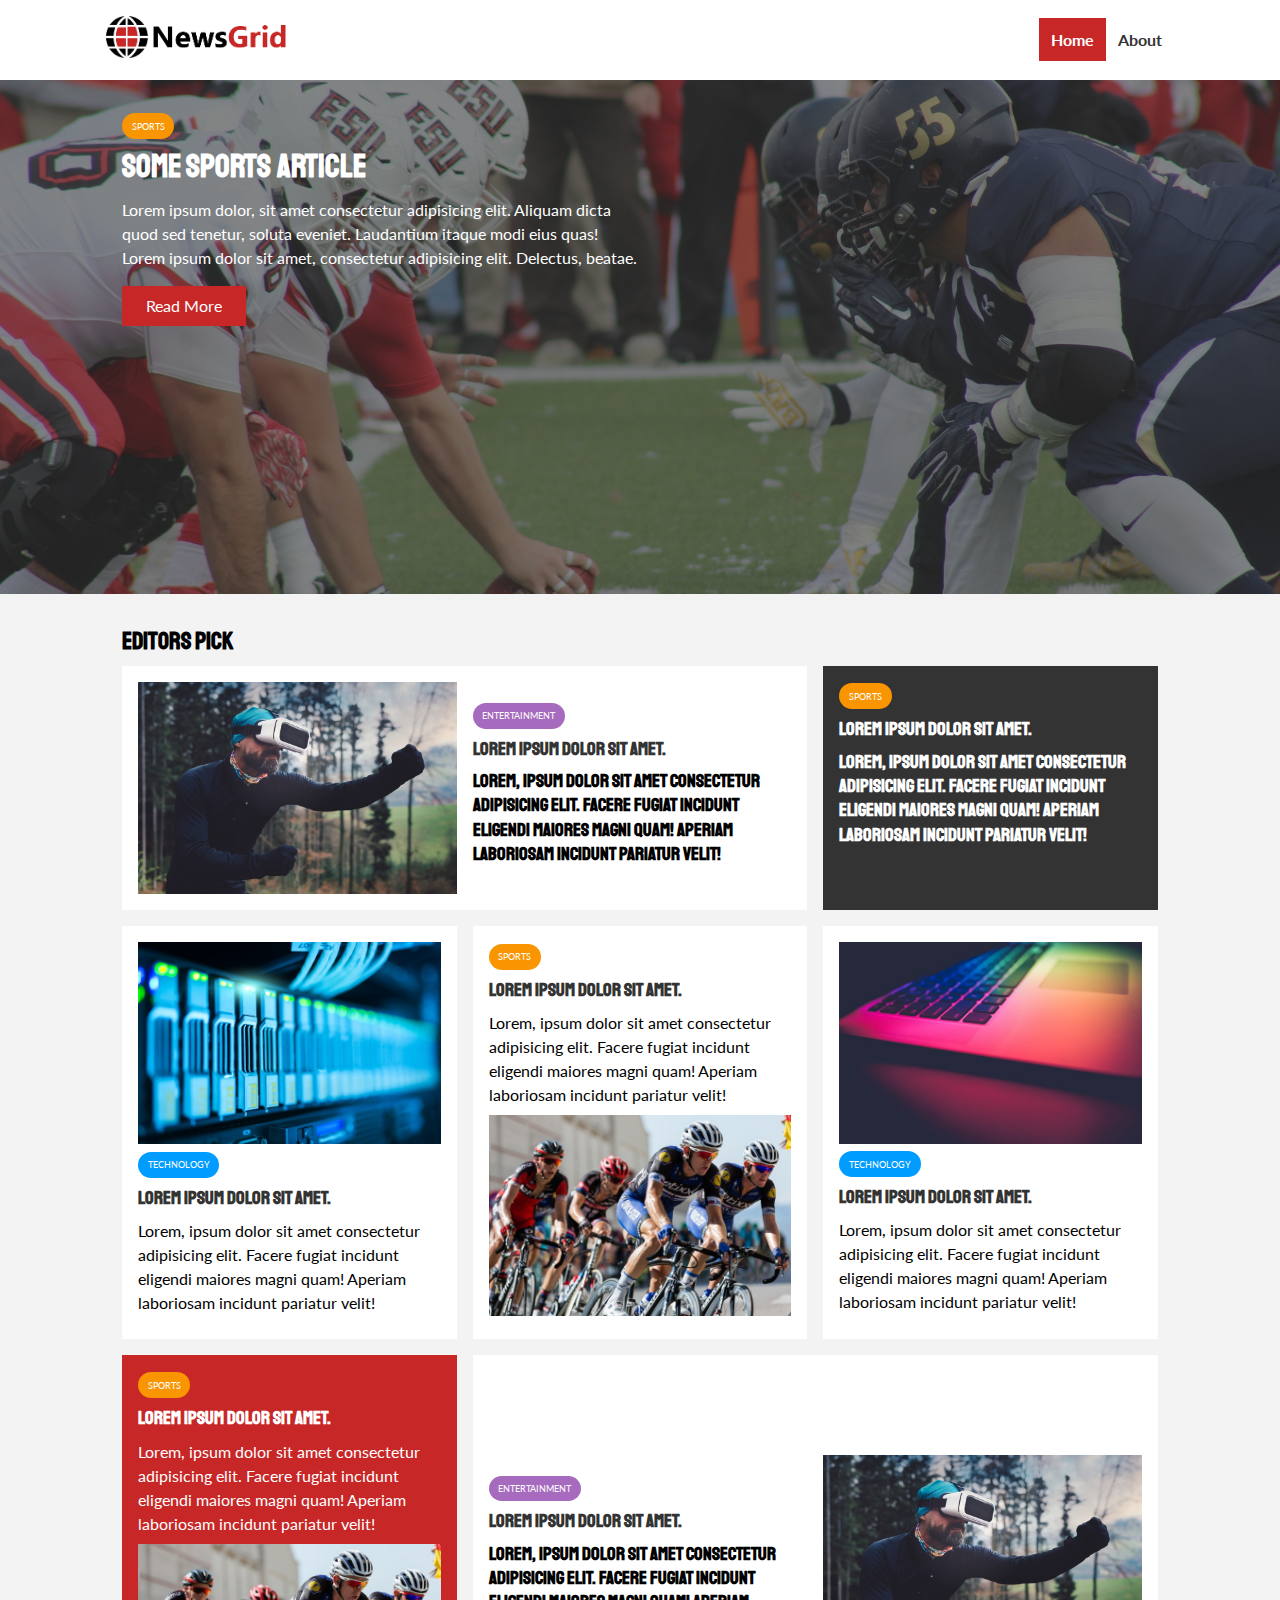
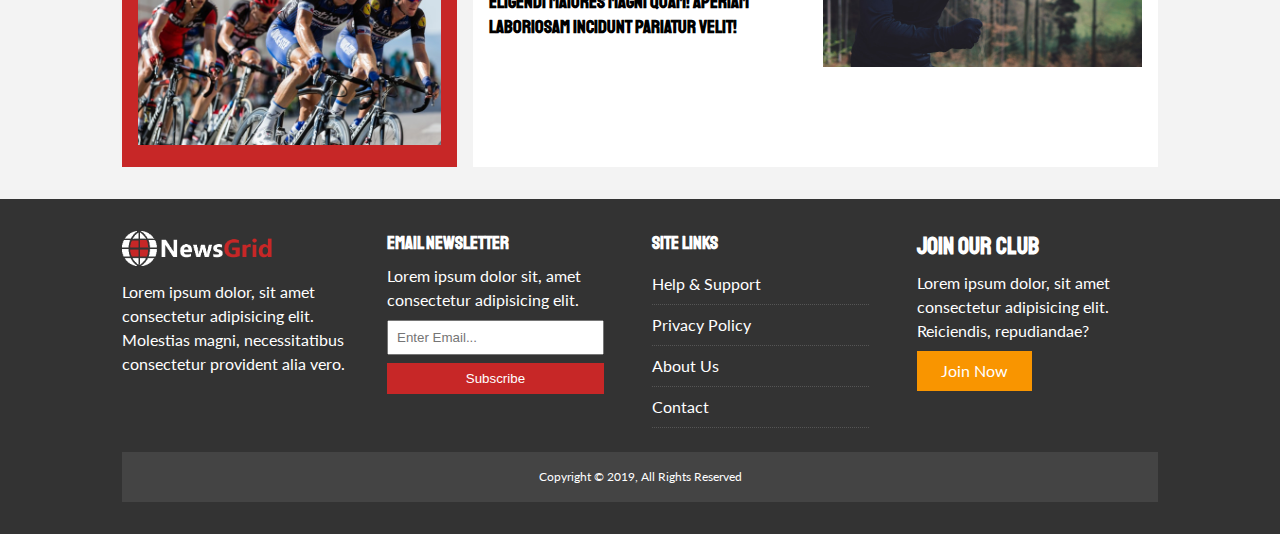
<file: index.html>
<!DOCTYPE html>
<html lang="en">

<head>
    <meta charset="UTF-8">
    <meta name="viewport" content="width=device-width, initial-scale=1.0">
    <meta http-equiv="X-UA-Compatible" content="ie=edge">
    <link rel="stylesheet" href="https://use.fontawesome.com/releases/v5.6.1/css/all.css"
        integrity="sha384-gfdkjb5BdAXd+lj+gudLWI+BXq4IuLW5IT+brZEZsLFm++aCMlF1V92rMkPaX4PP" crossorigin="anonymous">
    <link href="https://fonts.googleapis.com/css?family=Lato|Staatliches&display=swap" rel="stylesheet">
    <link rel="stylesheet" href="css/style.css">
    <link rel="stylesheet" media="screen and (max-width:768px)" href="css/mobile.css">
    <link rel="shortcut icon" type="image/x-icon" href="favicon.ico">
    <title>NewsGrid | Latest News</title>
</head>

<body>
    <nav id="main-nav">
        <div class='container'>
            <a href="index.html"> <img src="img/logo.png" alt="NewsGrid" class='logo'></a>
            <div class="social">
                <a href="https://facebook.com" target="_blank"><i class='fab fa-facebook fa-2x'></i></a>
                <a href="https://twitter.com" target="_blank"><i class='fab fa-twitter fa-2x'></i></a>
                <a href="https://instagram.com" target="_blank"><i class='fab fa-instagram fa-2x'></i></a>
                <a href="https://youtube.com" target="_blank"><i class='fab fa-youtube fa-2x'></i></a>
            </div>
            <ul>
                <li><a href="index.html" class='current'>Home</a></li>
                <li><a href="about.html">About</a></li>
            </ul>
        </div>
    </nav>

    <header id="showcase">
        <div class='container'>
            <div class='showcase-container'>
                <div class='showcase-content'>
                    <div class='category category-sports'>Sports</div>
                    <h1>Some Sports Article</h1>
                    <p>Lorem ipsum dolor, sit amet consectetur adipisicing elit. Aliquam dicta quod sed tenetur, soluta
                        eveniet. Laudantium itaque modi eius quas! Lorem ipsum dolor sit amet, consectetur adipisicing
                        elit. Delectus, beatae.</p>
                    <a href="article.html" class='btn  btn-primary'>Read More</a>
                </div>
            </div>
        </div>
    </header>


    <!-- home articles -->

    <section id="home-articles" class='py-2'>
        <div class='container'>
            <h2>Editors Pick</h2>
            <div class="articles-container">
                <article class='card'>
                    <img src="img/articles/ent1.jpg" alt="">
                    <div>
                        <div class="category category-ent">Entertainment</div>
                        <h3>
                            <a href="article.html">Lorem ipsum dolor sit amet.</a>
                            <p>Lorem, ipsum dolor sit amet consectetur adipisicing elit. Facere fugiat incidunt eligendi
                                maiores magni quam! Aperiam laboriosam incidunt pariatur velit!</p>
                        </h3>
                    </div>
                </article>

                <article class='card bg-dark'>
                    <div class="category category-sports ">Sports</div>
                    <h3>
                        <a href="article.html">Lorem ipsum dolor sit amet.</a>
                        <p>Lorem, ipsum dolor sit amet consectetur adipisicing elit. Facere fugiat incidunt eligendi
                            maiores magni quam! Aperiam laboriosam incidunt pariatur velit!</p>
                    </h3>
                </article>

                <article class='card'>
                    <img src="img/articles/tech1.jpg" alt="">
                    <div class="category category-tech">Technology</div>
                    <h3>
                        <a href="article.html">Lorem ipsum dolor sit amet.</a> </h3>
                    <p>Lorem, ipsum dolor sit amet consectetur adipisicing elit. Facere fugiat incidunt eligendi
                        maiores magni quam! Aperiam laboriosam incidunt pariatur velit!</p>
                </article>

                <article class='card'>
                    <div class="category category-sports">Sports</div>
                    <h3>
                        <a href="article.html">Lorem ipsum dolor sit amet.</a> </h3>
                    <p>Lorem, ipsum dolor sit amet consectetur adipisicing elit. Facere fugiat incidunt eligendi
                        maiores magni quam! Aperiam laboriosam incidunt pariatur velit!</p>
                    <img src="img/articles/sports1.jpg" alt="">
                </article>

                <article class='card'>
                    <img src="img/articles/tech2.jpg" alt="">
                    <div class="category category-tech">Technology</div>
                    <h3>
                        <a href="article.html">Lorem ipsum dolor sit amet.</a> </h3>
                    <p>Lorem, ipsum dolor sit amet consectetur adipisicing elit. Facere fugiat incidunt eligendi
                        maiores magni quam! Aperiam laboriosam incidunt pariatur velit!</p>
                </article>

                <article class='card bg-primary'>
                    <div class="category category-sports">Sports</div>
                    <h3>
                        <a href="article.html">Lorem ipsum dolor sit amet.</a> </h3>
                    <p>Lorem, ipsum dolor sit amet consectetur adipisicing elit. Facere fugiat incidunt eligendi
                        maiores magni quam! Aperiam laboriosam incidunt pariatur velit!</p>
                    <img src="img/articles/sports1.jpg" alt="">
                </article>

                <article class='card'>

                    <div>
                        <div class="category category-ent">Entertainment</div>
                        <h3>
                            <a href="article.html">Lorem ipsum dolor sit amet.</a>
                            <p>Lorem, ipsum dolor sit amet consectetur adipisicing elit. Facere fugiat incidunt eligendi
                                maiores magni quam! Aperiam laboriosam incidunt pariatur velit!</p>
                        </h3>
                    </div>
                    <img src="img/articles/ent1.jpg" alt="">
                </article>

            </div>
        </div>
    </section>

    <!-- footer -->

    <footer id='main-footer' class='py-2'>
        <div class='container footer-container'>
            <div>
                <img src="img/logo_light.png" alt="NewsGrid">
                <p>Lorem ipsum dolor, sit amet consectetur adipisicing elit. Molestias magni, necessitatibus consectetur
                    provident alia vero.</p>
            </div>
            <div>
                <h3>Email Newsletter</h3>
                <p>Lorem ipsum dolor sit, amet consectetur adipisicing elit.</p>
                <form name='contact' method='POST' data-netlify='true' >
                    <input type="email" name='email' placeholder='Enter Email...'>
                    <input type='submit' value='Subscribe' class='btn btn-primary'>
                </form>
            </div>

            <div>
                <h3>Site Links</h3>
                <ul class='list'>
                    <li><a href="#">Help & Support</a></li>
                    <li><a href="#">Privacy Policy</a></li>
                    <li><a href="#">About Us</a></li>
                    <li><a href="#">Contact</a></li>
                </ul>
            </div>

            <div>
                <h2>Join Our Club</h2>
                <p>Lorem ipsum dolor, sit amet consectetur adipisicing elit. Reiciendis, repudiandae?</p>
                <a href="#" class='btn btn-secondary'>Join Now</a>
            </div>

            <div>
                <p>Copyright &copy; 2019, All Rights Reserved</p>
            </div>
        </div>
    </footer>

</body>

</html>
</file>
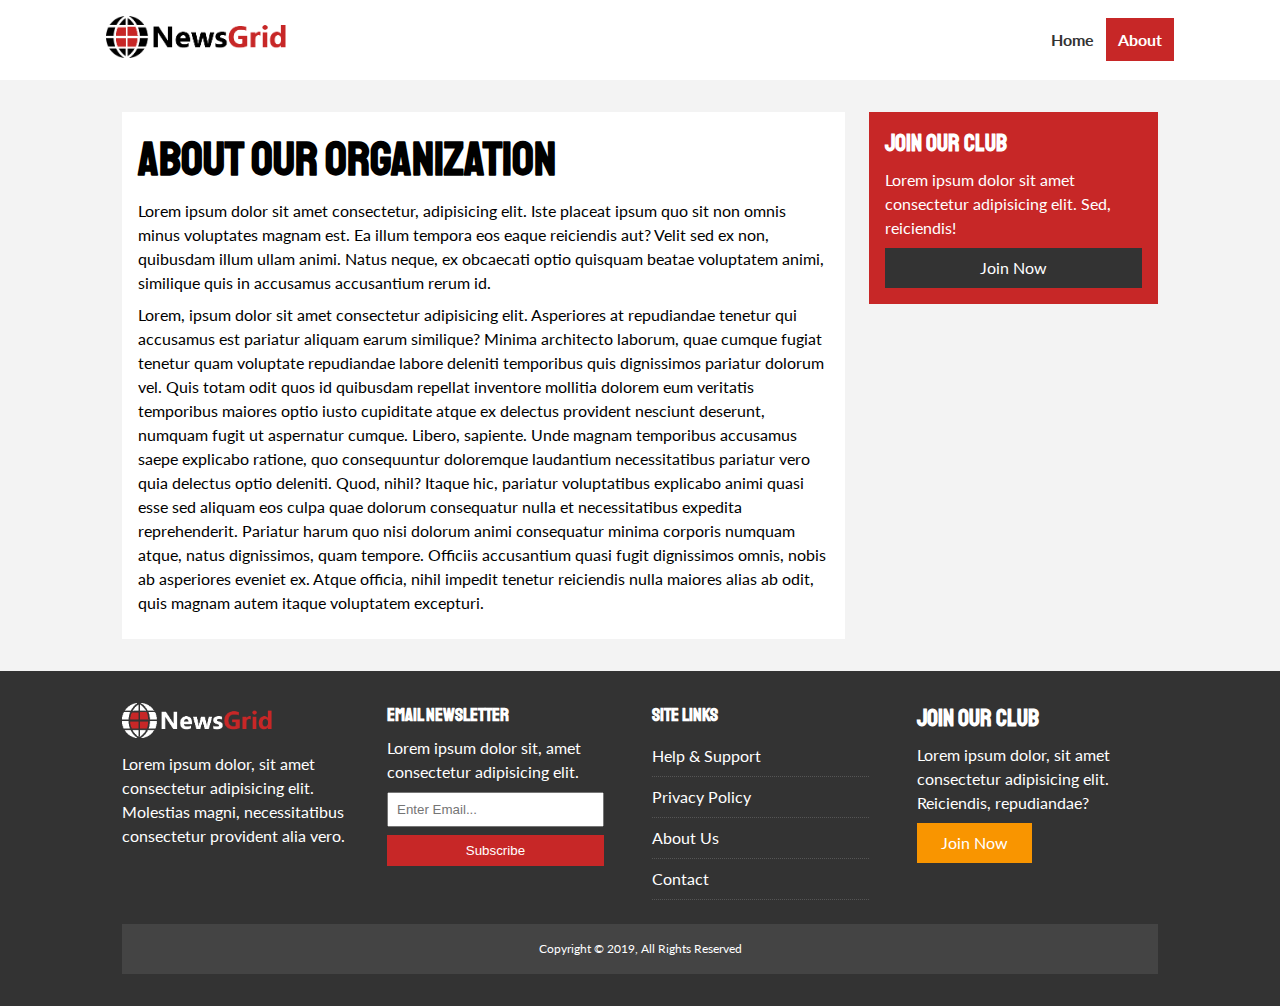
<file: about.html>
<!DOCTYPE html>
<html lang="en">

<head>
    <meta charset="UTF-8">
    <meta name="viewport" content="width=device-width, initial-scale=1.0">
    <meta http-equiv="X-UA-Compatible" content="ie=edge">
    <link rel="stylesheet" href="https://use.fontawesome.com/releases/v5.6.1/css/all.css"
        integrity="sha384-gfdkjb5BdAXd+lj+gudLWI+BXq4IuLW5IT+brZEZsLFm++aCMlF1V92rMkPaX4PP" crossorigin="anonymous">
    <link href="https://fonts.googleapis.com/css?family=Lato|Staatliches&display=swap" rel="stylesheet">
    <link rel="stylesheet" href="css/style.css">
    <link rel="stylesheet" media="screen and (max-width:768px)" href="css/mobile.css">
    <link rel="shortcut icon" type="image/x-icon" href="favicon.ico">
    <title>NewsGrid | About</title>
</head>

<body>
    <nav id="main-nav">
        <div class='container'>
            <a href="index.html"> <img src="img/logo.png" alt="NewsGrid" class='logo'></a>
            <div class="social">
                <a href="https://facebook.com" target="_blank"><i class='fab fa-facebook fa-2x'></i></a>
                <a href="https://twitter.com" target="_blank"><i class='fab fa-twitter fa-2x'></i></a>
                <a href="https://instagram.com" target="_blank"><i class='fab fa-instagram fa-2x'></i></a>
                <a href="https://youtube.com" target="_blank"><i class='fab fa-youtube fa-2x'></i></a>
            </div>
            <ul>
                <li><a href="index.html">Home</a></li>
                <li><a href="about.html" class='current'>About</a></li>
            </ul>
        </div>
    </nav>


    <section id='about'>
        <div class='container'>
            <div class='page-container'>
                <article class='card'>
                    <h1 class='l-heading'>About Our Organization</h1>
                    <p>Lorem ipsum dolor sit amet consectetur, adipisicing elit. Iste placeat ipsum quo sit non omnis
                        minus voluptates magnam est. Ea illum tempora eos eaque reiciendis aut? Velit sed ex non,
                        quibusdam illum ullam animi. Natus neque, ex obcaecati optio quisquam beatae voluptatem animi,
                        similique quis in accusamus accusantium rerum id.</p>
                    <p>Lorem, ipsum dolor sit amet consectetur adipisicing elit. Asperiores at repudiandae tenetur qui
                        accusamus est pariatur aliquam earum similique? Minima architecto laborum, quae cumque fugiat
                        tenetur quam voluptate repudiandae labore deleniti temporibus quis dignissimos pariatur dolorum
                        vel. Quis totam odit quos id quibusdam repellat inventore mollitia dolorem eum veritatis
                        temporibus maiores optio iusto cupiditate atque ex delectus provident nesciunt deserunt, numquam
                        fugit ut aspernatur cumque. Libero, sapiente. Unde magnam temporibus accusamus saepe explicabo
                        ratione, quo consequuntur doloremque laudantium necessitatibus pariatur vero quia delectus optio
                        deleniti. Quod, nihil? Itaque hic, pariatur voluptatibus explicabo animi quasi esse sed aliquam
                        eos culpa quae dolorum consequatur nulla et necessitatibus expedita reprehenderit. Pariatur
                        harum quo nisi dolorum animi consequatur minima corporis numquam atque, natus dignissimos, quam
                        tempore. Officiis accusantium quasi fugit dignissimos omnis, nobis ab asperiores eveniet ex.
                        Atque officia, nihil impedit tenetur reiciendis nulla maiores alias ab odit, quis magnam autem
                        itaque voluptatem excepturi.</p>
                </article>
                <aside class='card bg-primary'>
                    <h2>Join Our Club</h2>
                    <p>Lorem ipsum dolor sit amet consectetur adipisicing elit. Sed, reiciendis!</p>
                    <a href="" class='btn btn-dark btn-block'>Join Now</a>
                </aside>
            </div>
        </div>
    </section>


    <!-- footer -->

    <footer id='main-footer' class='py-2'>
        <div class='container footer-container'>
            <div>
                <img src="img/logo_light.png" alt="NewsGrid">
                <p>Lorem ipsum dolor, sit amet consectetur adipisicing elit. Molestias magni, necessitatibus consectetur
                    provident alia vero.</p>
            </div>
            <div>
                <h3>Email Newsletter</h3>
                <p>Lorem ipsum dolor sit, amet consectetur adipisicing elit.</p>
                <form name='contact' method='POST' data-netlify='true'>
                    <input type="email" name='email' placeholder='Enter Email...'>
                    <input type='submit' value='Subscribe' class='btn btn-primary'>
                </form>

            </div>

            <div>
                <h3>Site Links</h3>
                <ul class='list'>
                    <li><a href="#">Help & Support</a></li>
                    <li><a href="#">Privacy Policy</a></li>
                    <li><a href="#">About Us</a></li>
                    <li><a href="#">Contact</a></li>
                </ul>
            </div>

            <div>
                <h2>Join Our Club</h2>
                <p>Lorem ipsum dolor, sit amet consectetur adipisicing elit. Reiciendis, repudiandae?</p>
                <a href="#" class='btn btn-secondary'>Join Now</a>
            </div>

            <div>
                <p>Copyright &copy; 2019, All Rights Reserved</p>
            </div>
        </div>
    </footer>

</body>

</html>
</file>
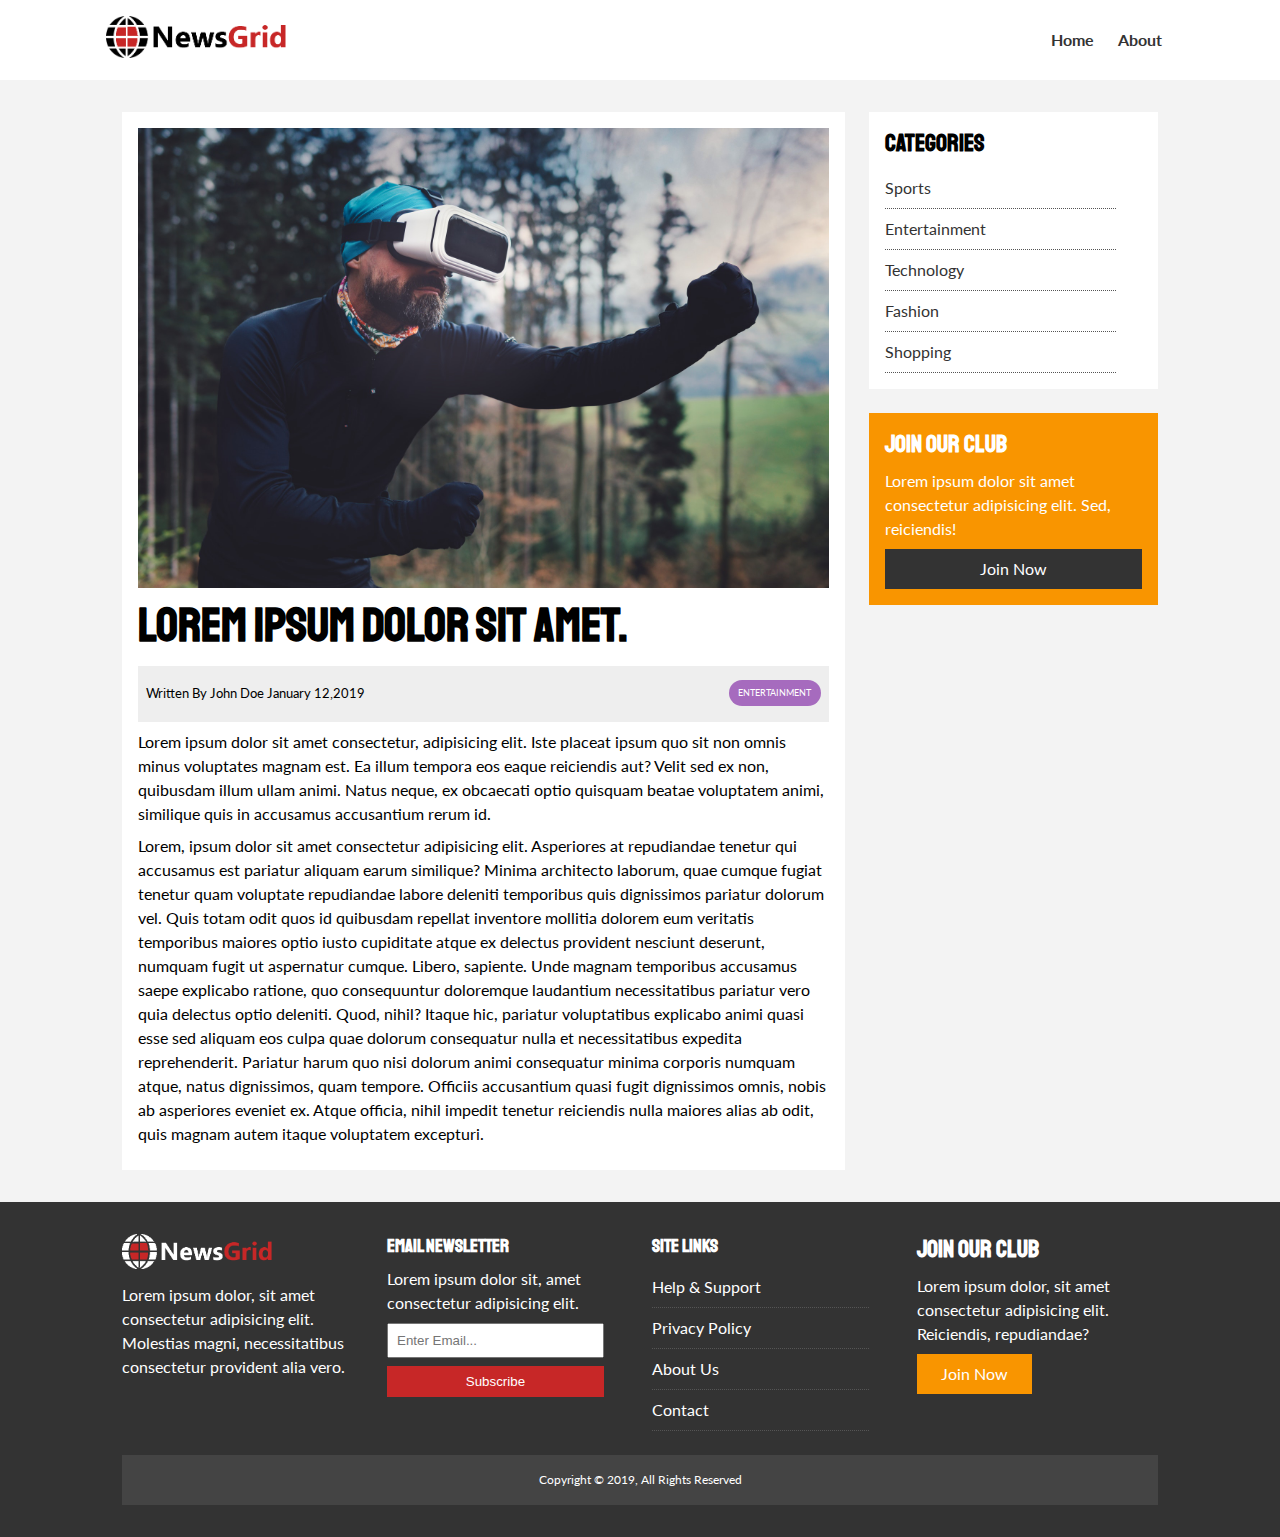
<file: article.html>
<!DOCTYPE html>
<html lang="en">

<head>
    <meta charset="UTF-8">
    <meta name="viewport" content="width=device-width, initial-scale=1.0">
    <meta http-equiv="X-UA-Compatible" content="ie=edge">
    <link rel="stylesheet" href="https://use.fontawesome.com/releases/v5.6.1/css/all.css"
        integrity="sha384-gfdkjb5BdAXd+lj+gudLWI+BXq4IuLW5IT+brZEZsLFm++aCMlF1V92rMkPaX4PP" crossorigin="anonymous">
    <link href="https://fonts.googleapis.com/css?family=Lato|Staatliches&display=swap" rel="stylesheet">
    <link rel="stylesheet" href="css/style.css">
    <link rel="stylesheet" media="screen and (max-width:768px)" href="css/mobile.css">
    <link rel="shortcut icon" type="image/x-icon" href="favicon.ico">
    <title>NewsGrid | Latest News</title>
</head>

<body>
    <nav id="main-nav">
        <div class='container'>
            <a href="index.html"> <img src="img/logo.png" alt="NewsGrid" class='logo'></a>
            <div class="social">
                <a href="https://facebook.com" target="_blank"><i class='fab fa-facebook fa-2x'></i></a>
                <a href="https://twitter.com" target="_blank"><i class='fab fa-twitter fa-2x'></i></a>
                <a href="https://instagram.com" target="_blank"><i class='fab fa-instagram fa-2x'></i></a>
                <a href="https://youtube.com" target="_blank"><i class='fab fa-youtube fa-2x'></i></a>
            </div>
            <ul>
                <li><a href="index.html">Home</a></li>
                <li><a href="about.html">About</a></li>
            </ul>
        </div>
    </nav>


    <section id='article'>
        <div class='container'>
            <div class='page-container'>
                <article class='card'>
                    <img src="img/articles/ent1.jpg" alt="">
                    <h1 class='l-heading'>Lorem ipsum dolor sit amet.</h1>
                    <div class="meta">
                        <small>
                            <i class='fas fa-user'> </i> Written By John Doe January 12,2019
                        </small>
                        <div class='category category-ent'>Entertainment</div>
                    </div>
                    <p>Lorem ipsum dolor sit amet consectetur, adipisicing elit. Iste placeat ipsum quo sit non omnis
                        minus voluptates magnam est. Ea illum tempora eos eaque reiciendis aut? Velit sed ex non,
                        quibusdam illum ullam animi. Natus neque, ex obcaecati optio quisquam beatae voluptatem animi,
                        similique quis in accusamus accusantium rerum id.</p>
                    <p>Lorem, ipsum dolor sit amet consectetur adipisicing elit. Asperiores at repudiandae tenetur qui
                        accusamus est pariatur aliquam earum similique? Minima architecto laborum, quae cumque fugiat
                        tenetur quam voluptate repudiandae labore deleniti temporibus quis dignissimos pariatur dolorum
                        vel. Quis totam odit quos id quibusdam repellat inventore mollitia dolorem eum veritatis
                        temporibus maiores optio iusto cupiditate atque ex delectus provident nesciunt deserunt, numquam
                        fugit ut aspernatur cumque. Libero, sapiente. Unde magnam temporibus accusamus saepe explicabo
                        ratione, quo consequuntur doloremque laudantium necessitatibus pariatur vero quia delectus optio
                        deleniti. Quod, nihil? Itaque hic, pariatur voluptatibus explicabo animi quasi esse sed aliquam
                        eos culpa quae dolorum consequatur nulla et necessitatibus expedita reprehenderit. Pariatur
                        harum quo nisi dolorum animi consequatur minima corporis numquam atque, natus dignissimos, quam
                        tempore. Officiis accusantium quasi fugit dignissimos omnis, nobis ab asperiores eveniet ex.
                        Atque officia, nihil impedit tenetur reiciendis nulla maiores alias ab odit, quis magnam autem
                        itaque voluptatem excepturi.</p>
                </article>

                <aside id='categories' class='card'>
                    <h2>Categories</h2>
                    <ul class='list'>
                        <li><a href="#"><i class='fas fa-chevron-right'></i> Sports</a></li>
                        <li><a href="#"><i class='fas fa-chevron-right'></i> Entertainment</a></li>
                        <li><a href="#"><i class='fas fa-chevron-right'></i> Technology</a></li>
                        <li><a href="#"><i class='fas fa-chevron-right'></i> Fashion</a></li>
                        <li><a href="#"><i class='fas fa-chevron-right'></i> Shopping</a></li>
                    </ul>
                </aside>


                <aside class='card bg-secondary'>
                    <h2>Join Our Club</h2>
                    <p>Lorem ipsum dolor sit amet consectetur adipisicing elit. Sed, reiciendis!</p>
                    <a href="" class='btn btn-dark btn-block'>Join Now</a>
                </aside>
            </div>
        </div>
    </section>


    <!-- footer -->

    <footer id='main-footer' class='py-2'>
        <div class='container footer-container'>
            <div>
                <img src="img/logo_light.png" alt="NewsGrid">
                <p>Lorem ipsum dolor, sit amet consectetur adipisicing elit. Molestias magni, necessitatibus consectetur
                    provident alia vero.</p>
            </div>
            <div>
                <h3>Email Newsletter</h3>
                <p>Lorem ipsum dolor sit, amet consectetur adipisicing elit.</p>
                <form name='contact' method='POST' data-netlify='true'>
                    <input type="email" name='email' placeholder='Enter Email...'>
                    <input type='submit' value='Subscribe' class='btn btn-primary'>
                </form>
            </div>

            <div>
                <h3>Site Links</h3>
                <ul class='list'>
                    <li><a href="#">Help & Support</a></li>
                    <li><a href="#">Privacy Policy</a></li>
                    <li><a href="#">About Us</a></li>
                    <li><a href="#">Contact</a></li>
                </ul>
            </div>

            <div>
                <h2>Join Our Club</h2>
                <p>Lorem ipsum dolor, sit amet consectetur adipisicing elit. Reiciendis, repudiandae?</p>
                <a href="#" class='btn btn-secondary'>Join Now</a>
            </div>

            <div>
                <p>Copyright &copy; 2019, All Rights Reserved</p>
            </div>
        </div>
    </footer>

</body>

</html>
</file>
<file: css/style.css>
:root {
    --primary-color: #c72727;
    --secondary-color: #f99500;
    --light-color: #f3f3f3;
    --dark-color: #333;
    --max-width: 1100px;
}


.category {
    --sports-color: #f99500;
    --ent-color: #a66bbe;
    --tech-color: #009cff;
}

* {
    margin: 0;
    padding: 0;
    box-sizing: border-box;
}

body {
    font-family: 'Lato', sans-serif;
    line-height: 1.5;
    background: var(--light-color);
}

a {
    color: #333;
    text-decoration: none;
}

ul {
    list-style: none;
}


img {
    width: 100%;
}

p {
    margin: .5rem 0;
}


h1,
h2,
h3,
h4,
h5,
h6 {
    font-family: 'Staatliches', cursive;
    margin-bottom: .55rem;
    line-height: 1.3;
}


/* utility  */

.container {
    max-width: var(--max-width);
    margin: auto;
    padding: 0 2rem;
    overflow: hidden;
}

.category {
    display: inline-block;
    color: #fff;
    font-size: 0.55rem;
    text-transform: uppercase;
    padding: 0.4rem 0.6rem;
    border-radius: 15px;
    margin-bottom: 0.5rem;
}

.category-sports {
    background: var(--sports-color);
}

.category-ent {
    background: var(--ent-color);
}

.category-tech {
    background: var(--tech-color);
}


.btn {
    display: inline-block;
    border: none;
    background: var(--dark-color);
    color: #fff;
    padding: 0.5rem 1.5rem;
}

.btn-light {
    background: var(--light-color);
}

.btn-primary {
    background: var(--primary-color);
}

.btn-secondary {
    background: var(--secondary-color);
}


.btn-block {
    display: block;
    width: 100%;
    text-align: center;
}


.btn:hover {
    opacity: 0.9;
}

.card {
    background: #fff;
    padding: 1rem;
}

.bg-dark {
    background: var(--dark-color);
    color: #fff;
}

.bg-primary {
    background: var(--primary-color);
    color: #fff;
}

.bg-secondary {
    background: var(--secondary-color);
    color: #fff;
}

.bg-dark a,
.bg-primary a,
.bg-secondary a {
    color: #fff;
}

.py-1 {
    padding: 1.5rem 0;
}

.py-2 {
    padding: 2rem 0;
}


.py-3 {
    padding: 2rem 0;
}

.p-1 {
    padding: 1.5rem;
}

.p-2 {
    padding: 2rem;
}


.p-3 {
    padding: 2rem;
}

.l-heading {
    font-size: 3rem;
}


.list li {
    padding: .5rem 0;
    border-bottom: #555 dotted 1px;
    width: 90%;
}

.list li a:hover {
    color: var(--primary-color) !important;
}

/* inner page container  */

.page-container {
    display: grid;
    grid-template-columns: 5fr 2fr;
    margin: 2rem 0;
    grid-gap: 1.5rem;
}

.page-container>*:first-child {
    grid-row: 1 /span 3;

}



/* navigation */

#main-nav {
    background: #fff;
    position: sticky;
    top: 0;
    z-index: 2;
}

#main-nav .container {
    display: grid;
    grid-template-columns: 6fr 3fr 2fr;
    padding: 1rem;
    align-items: center;
}

#main-nav .logo {
    width: 180px;
}

#main-nav ul {
    justify-self: end;
    display: flex;
}

#main-nav ul li a {
    padding: 0.75rem;
    font-weight: bold;
}

#main-nav ul li a.current {
    background: var(--primary-color);
    color: white;
}

#main-nav ul li a:hover {
    background: var(--light-color);
    color: var(--dark-color);
}

#main-nav .social {
    justify-self: center;
}

#main-nav .social i {
    color: #777;
    margin-right: .5rem;
}

/* showcase */

#showcase {
    color: #fff;
    background: #333;
    padding: 2rem;
    position: relative;
}

#showcase:before {
    content: '';
    background: url('../img/featured.jpg') no-repeat center center/cover;
    position: absolute;
    top: 0;
    left: 0;
    width: 100%;
    height: 100%;
    opacity: 0.4;
}


#showcase .showcase-container {
    display: grid;
    grid-template-columns: repeat(2, 1fr);
    justify-content: center;
    height: 50vh;
}

#showcase .showcase-content {
    z-index: 1;
}

#showcase .showcase-content p {
    margin-bottom: 1rem;
}

/* home */

#home-articles .articles-container {
    display: grid;
    grid-template-columns: repeat(3, 1fr);
    grid-gap: 1rem;
}


#home-articles .articles-container>*:first-child,
#home-articles .articles-container>*:last-child {
    display: grid;
    grid-template-columns: repeat(2, 1fr);
    grid-gap: 1rem;
    align-items: center;
    grid-column: 1 / span 2;
}


#home-articles .articles-container>*:last-child {
    grid-column: 2 / span 2;
}

#article .meta {
    display: flex;
    justify-content: space-between;
    align-items: center;
    background: #eee;
    padding: 0.5rem;
}


#article .meta .category {
    margin-top: 0.4rem;
}

/* footer */

#main-footer {
    background: var(--dark-color);
    color: #fff;
}

#main-footer img {
    width: 150px;
}

#main-footer a {
    color: #fff;
}

#main-footer .footer-container {
    display: grid;
    grid-template-columns: repeat(4, 1fr);
    grid-gap: 1.5rem;
}

#main-footer .footer-container>*:last-child {
    background: #444;
    grid-column: 1/span 4;
    padding: .5rem;
    text-align: center;
    font-size: 0.75rem;
}

#main-footer .footer-container input[type='email'] {
    width: 90%;
    padding: 0.5rem;
    margin-bottom: 0.5rem;
}

#main-footer .footer-container input[type='submit'] {
    width: 90%;
}
</file>
<file: css/mobile.css>
/* navigation */


#main-nav .social {
    display: none;
}

#main-nav .container {
    grid-template-columns: 1fr;
    grid-gap: 1.2rem;
}

#main-nav ul,
#main-nav .logo {
    justify-self: center;
}

#main-nav ul li a {
    padding: 0.5rem;
}


#home-articles .articles-container {
    grid-template-columns: repeat(2, 1fr)
}

#home-articles .articles-container>*:first-child,
#home-articles .articles-container>*:last-child {
    grid-template-columns: 1fr;
    grid-column: 1;
}


@media (max-width:600px) {

    /* stack grid items */

    #showcase .showcase-container,
    #home-articles .articles-container, #main-footer .footer-container {
        grid-template-columns: 1fr;
    }

    #main-footer .footer-container>*:last-child {
        grid-column: 1;
    }

    #main-footer .footer-container > *:first-child,
    #main-footer .footer-container > *:nth-child(2) {
       border-bottom:#444 dotted 1px;
       padding-bottom:1rem;
    }

   .page-container {
       grid-template-columns:1fr;
   }

   .page-container > *:first-child {
       grid-row:1;
   }

   .l-heading {
       font-size:2rem;
   }

}
</file>
